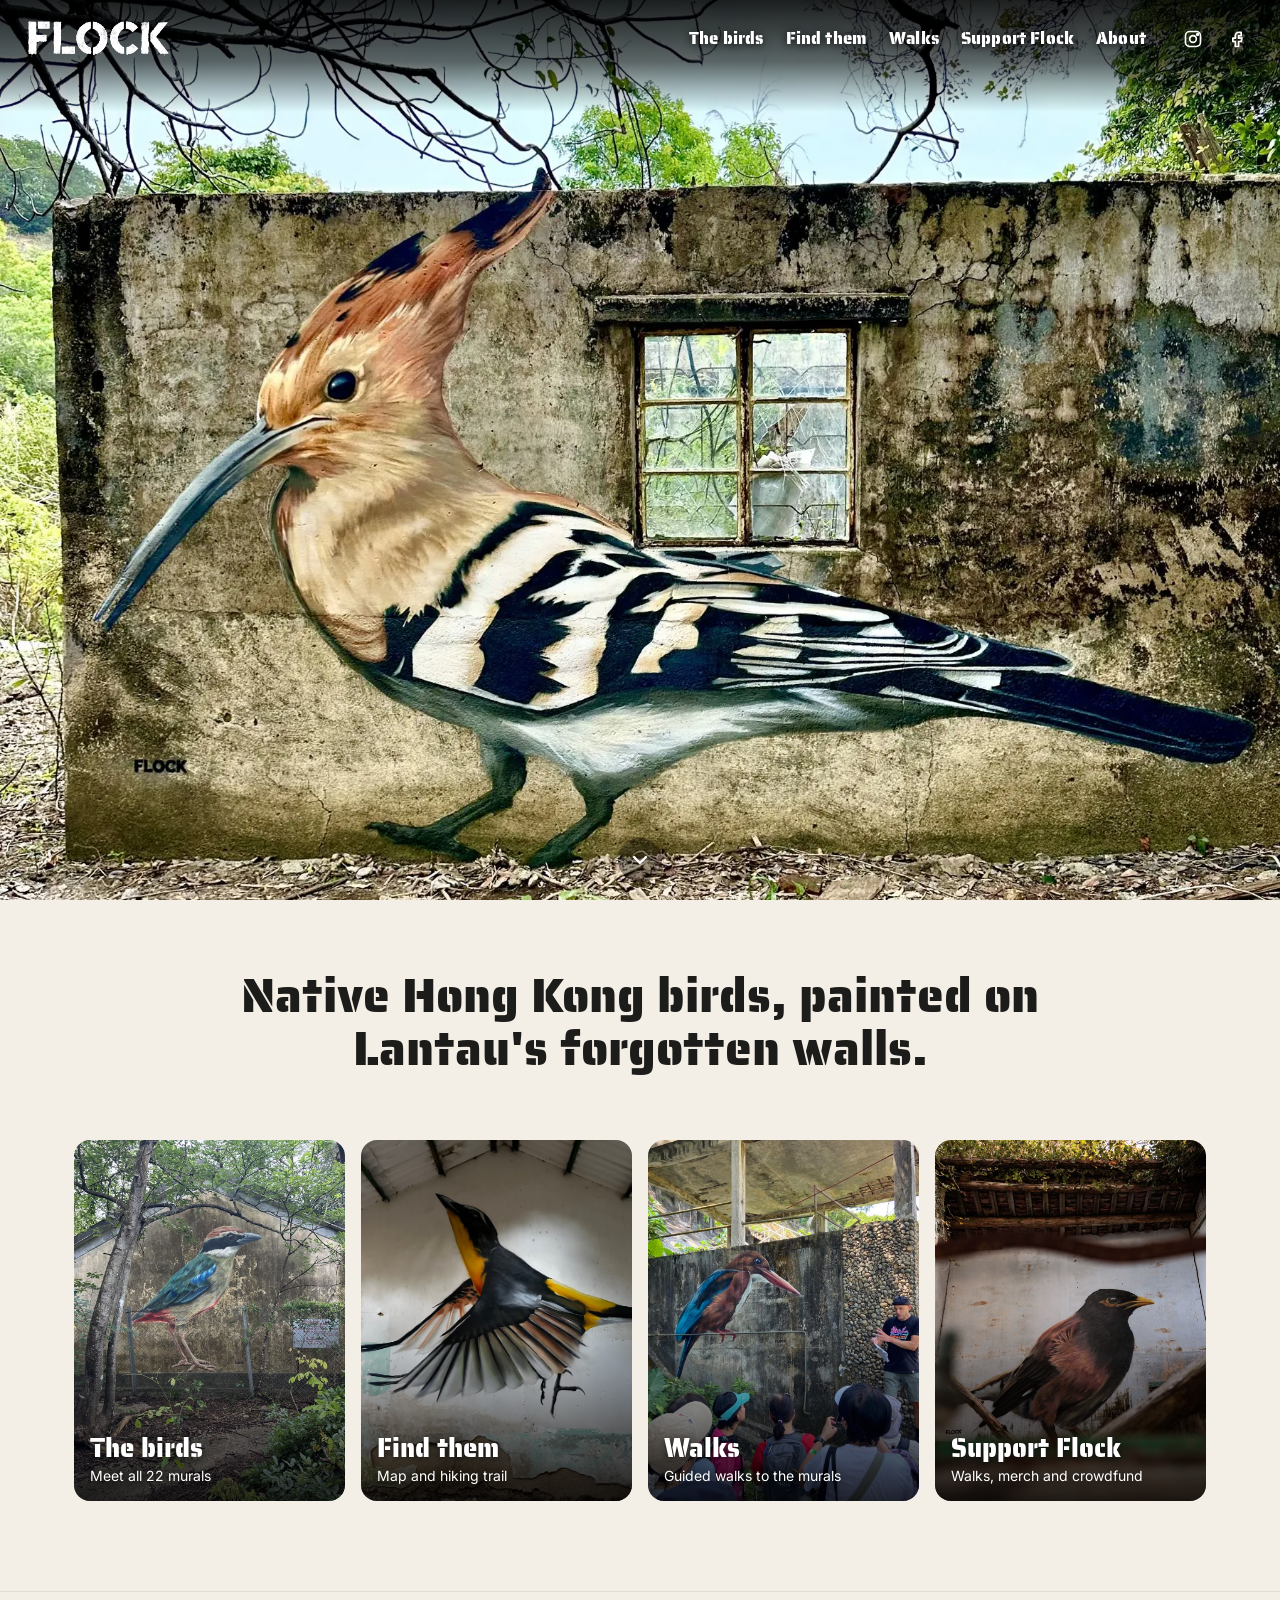
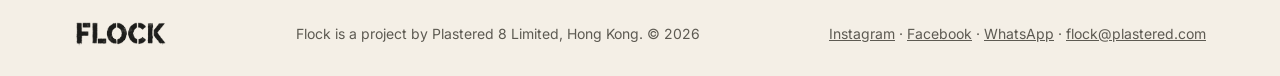
<file: index.html>
<!DOCTYPE html>
<html lang="en-GB">
<head>
<meta charset="utf-8">
<meta name="viewport" content="width=device-width, initial-scale=1">
<title>Flock | Bird murals on Lantau Island, Hong Kong 大嶼山雀鳥壁畫</title>
<meta name="description" content="Flock: giant bird murals of native Hong Kong birds, painted on abandoned houses around Lantau Island by street artist Aspire. 大嶼山廢屋上的香港雀鳥壁畫。">
<link rel="canonical" href="https://flockhongkong.com/">
<meta property="og:url" content="https://flockhongkong.com/">
<meta property="og:type" content="website">
<meta property="og:site_name" content="Flock">
<meta property="og:title" content="Flock | Bird murals on Lantau Island, Hong Kong 大嶼山雀鳥壁畫">
<meta property="og:description" content="Flock: giant bird murals of native Hong Kong birds, painted on abandoned houses around Lantau Island by street artist Aspire. 大嶼山廢屋上的香港雀鳥壁畫。">
<meta property="og:image" content="https://flockhongkong.com/img/home.jpg">
<meta name="twitter:card" content="summary_large_image">
<script type="application/ld+json">{"@context": "https://schema.org", "@type": "Organization", "name": "Flock", "url": "https://flockhongkong.com", "alternateName": "Flock bird murals", "description": "Bird murals of native Hong Kong birds painted on abandoned houses around Lantau Island by street artist Aspire.", "email": "flock@plastered.com", "parentOrganization": {"@type": "Organization", "name": "Plastered 8 Limited"}, "founder": {"@type": "Person", "name": "Dominic Johnson-Hill"}, "areaServed": "Lantau Island, Hong Kong", "sameAs": ["https://www.instagram.com/wangtongart/", "https://www.facebook.com/share/1DuyoUMjuH/"]}</script>
<link rel="preload" href="fonts/saira-stencil.woff2" as="font" type="font/woff2" crossorigin>
<link rel="icon" href="favicon.ico?v=2" sizes="any">
<link rel="icon" type="image/png" href="favicon.png?v=2">
<link rel="apple-touch-icon" href="apple-touch-icon.png?v=2">
<link rel="stylesheet" href="style.css">
</head>
<body class="home">

<header class="nav">
  <a href="index.html" class="logo"><img src="img/logo-white.png" alt="Flock"></a>
  <nav>
    <a href="birds.html">The birds</a>
    <a href="find.html">Find them</a>
    <a href="tours.html">Walks</a>
    <a href="support.html">Support Flock</a>
    <a href="about.html">About</a>
  </nav>
  <div class="social">
    <a href="#" class="ico" aria-label="Instagram" data-link="instagram"><svg viewBox="0 0 24 24"><rect x="3" y="3" width="18" height="18" rx="5"/><circle cx="12" cy="12" r="4"/><circle cx="17.5" cy="6.5" r="1" class="fill"/></svg></a>
    <a href="#" class="ico" aria-label="Facebook" data-link="facebook"><svg viewBox="0 0 24 24"><path d="M14 8h3V4h-3a4 4 0 0 0-4 4v3H7v4h3v6h4v-6h3l1-4h-4V8z"/></svg></a>
  </div>
</header>

<main>
<section class="hero full">
  <h1 class="sr-only">Flock: bird murals on Lantau Island, Hong Kong</h1>
  <picture><source type="image/webp" srcset="img/home-1200.webp 1200w, img/home.webp 1800w" sizes="100vw"><img src="img/home.jpg" alt="The Hoopoe mural on an abandoned house on Lantau" fetchpriority="high"></picture>
  <a href="#more" class="scrollcue" aria-label="Scroll down"><svg viewBox="0 0 24 24"><path d="M6 9l6 6 6-6"/></svg></a>
</section>

<section class="wrap homeintro" id="more">
  <h2>Native Hong Kong birds, painted on Lantau's forgotten walls.</h2>
</section>

<section class="wrap hometiles">
  <a href="birds.html" class="hometile"><img src="img/bird-fairy-pita.jpg" alt="" loading="lazy"><span><b>The birds</b>Meet all 22 murals</span></a>
  <a href="find.html" class="hometile"><img src="img/find-banner.jpg" alt="" loading="lazy"><span><b>Find them</b>Map and hiking trail</span></a>
  <a href="tours.html" class="hometile"><img src="img/tours.jpg" alt="" loading="lazy"><span><b>Walks</b>Guided walks to the murals</span></a>
  <a href="support.html" class="hometile"><img src="img/support.jpg" alt="" loading="lazy"><span><b>Support Flock</b>Walks, merch and crowdfund</span></a>
</section>
</main>

<footer>
  <div class="wrap foot">
    <img src="img/logo-black.png" alt="Flock" class="footlogo">
    <span>Flock is a project by Plastered 8 Limited, Hong Kong. © 2026</span>
    <span><a href="#" data-link="instagram">Instagram</a> · <a href="#" data-link="facebook">Facebook</a> · <a href="#" data-link="channel">WhatsApp</a> · <a href="#" data-link="contact">flock@plastered.com</a></span>
  </div>
</footer>

<script src="links.js"></script>
</body>
</html>
</file>
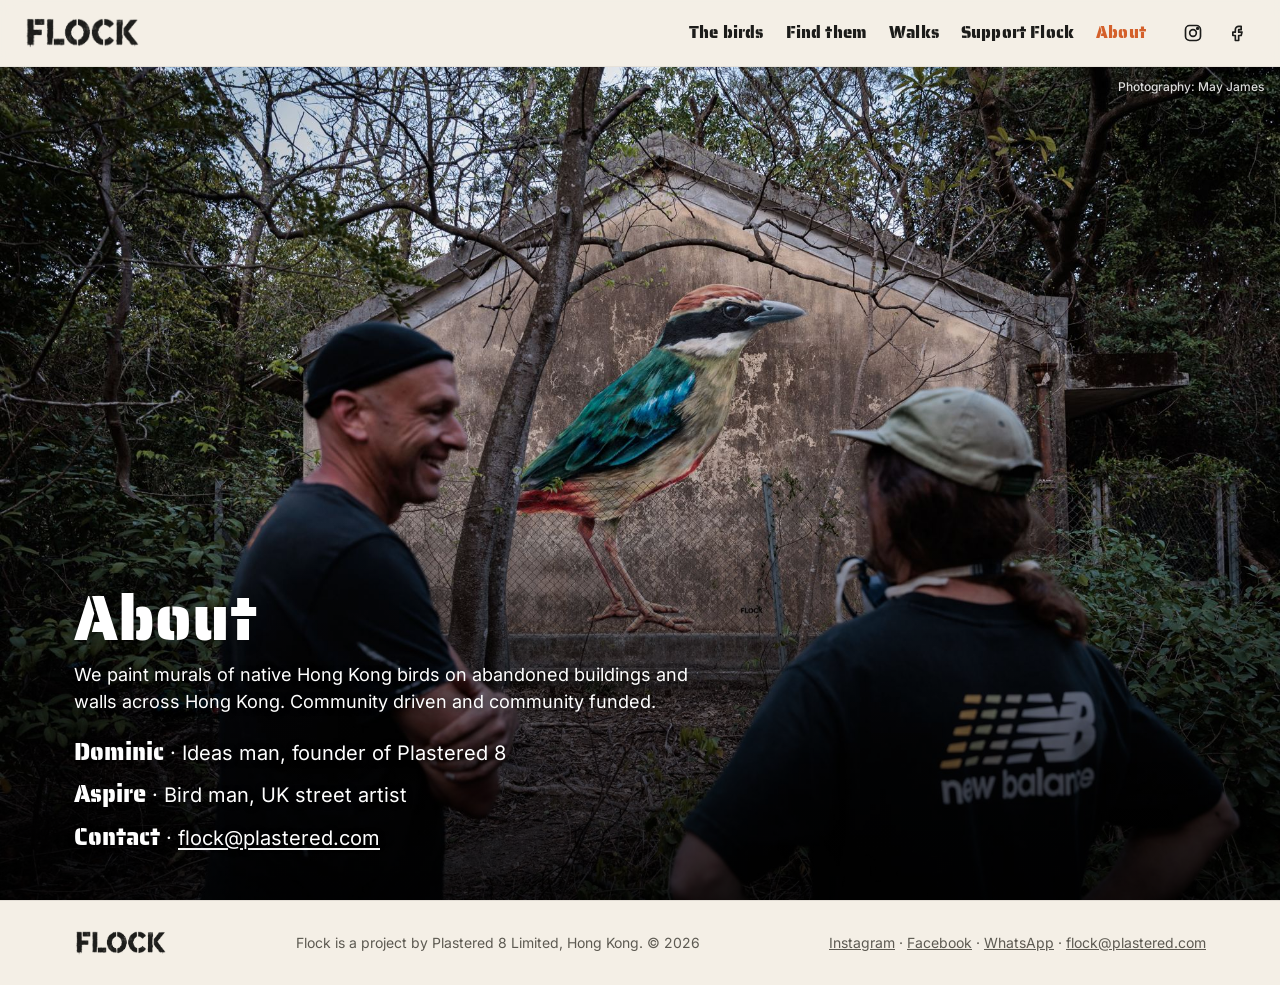
<file: about.html>
<!DOCTYPE html>
<html lang="en-GB">
<head>
<meta charset="utf-8">
<meta name="viewport" content="width=device-width, initial-scale=1">
<title>About Flock | Dominic Johnson-Hill & street artist Aspire</title>
<meta name="description" content="Flock is a bird mural project on Lantau Island, Hong Kong, created by Dominic Johnson-Hill (founder of Plastered 8) and painted by UK street artist Aspire.">
<link rel="canonical" href="https://flockhongkong.com/about">
<meta property="og:url" content="https://flockhongkong.com/about">
<meta property="og:type" content="website">
<meta property="og:site_name" content="Flock">
<meta property="og:title" content="About Flock | Dominic Johnson-Hill & street artist Aspire">
<meta property="og:description" content="Flock is a bird mural project on Lantau Island, Hong Kong, created by Dominic Johnson-Hill (founder of Plastered 8) and painted by UK street artist Aspire.">
<meta property="og:image" content="https://flockhongkong.com/img/about.jpg">
<meta name="twitter:card" content="summary_large_image">
<link rel="preload" href="fonts/saira-stencil.woff2" as="font" type="font/woff2" crossorigin>
<link rel="icon" href="favicon.ico?v=2" sizes="any">
<link rel="icon" type="image/png" href="favicon.png?v=2">
<link rel="apple-touch-icon" href="apple-touch-icon.png?v=2">
<link rel="stylesheet" href="style.css">
</head>
<body>

<header class="nav">
  <a href="index.html" class="logo"><img src="img/logo-black.png" alt="Flock"></a>
  <nav>
    <a href="birds.html">The birds</a>
    <a href="find.html">Find them</a>
    <a href="tours.html">Walks</a>
    <a href="support.html">Support Flock</a>
    <a href="about.html" class="on">About</a>
  </nav>
  <div class="social">
    <a href="#" class="ico" aria-label="Instagram" data-link="instagram"><svg viewBox="0 0 24 24"><rect x="3" y="3" width="18" height="18" rx="5"/><circle cx="12" cy="12" r="4"/><circle cx="17.5" cy="6.5" r="1" class="fill"/></svg></a>
    <a href="#" class="ico" aria-label="Facebook" data-link="facebook"><svg viewBox="0 0 24 24"><path d="M14 8h3V4h-3a4 4 0 0 0-4 4v3H7v4h3v6h4v-6h3l1-4h-4V8z"/></svg></a>
  </div>
</header>

<main>
<section class="abouthero" style="background-image:url(img/about.jpg)" role="img" aria-label="Two visitors looking at the Fairy Pitta mural">
  <a class="photocredit top" href="https://www.instagram.com/slpsiusin" target="_blank" rel="noopener">Photography: May James</a>
  <div class="abouttext">
    <h1>About</h1>
    <p class="aboutlead">We paint murals of native Hong Kong birds on abandoned buildings and walls across Hong Kong. Community driven and community funded.</p>
    <p><b>Dominic</b> · Ideas man, founder of Plastered 8</p>
    <p><b>Aspire</b> · Bird man, UK street artist</p>
    <p><b>Contact</b> · <a href="mailto:flock@plastered.com">flock@plastered.com</a></p>
  </div>
</section>
</main>

<footer>
  <div class="wrap foot">
    <img src="img/logo-black.png" alt="Flock" class="footlogo">
    <span>Flock is a project by Plastered 8 Limited, Hong Kong. © 2026</span>
    <span><a href="#" data-link="instagram">Instagram</a> · <a href="#" data-link="facebook">Facebook</a> · <a href="#" data-link="channel">WhatsApp</a> · <a href="#" data-link="contact">flock@plastered.com</a></span>
  </div>
</footer>

<script src="links.js"></script>
</body>
</html>
</file>
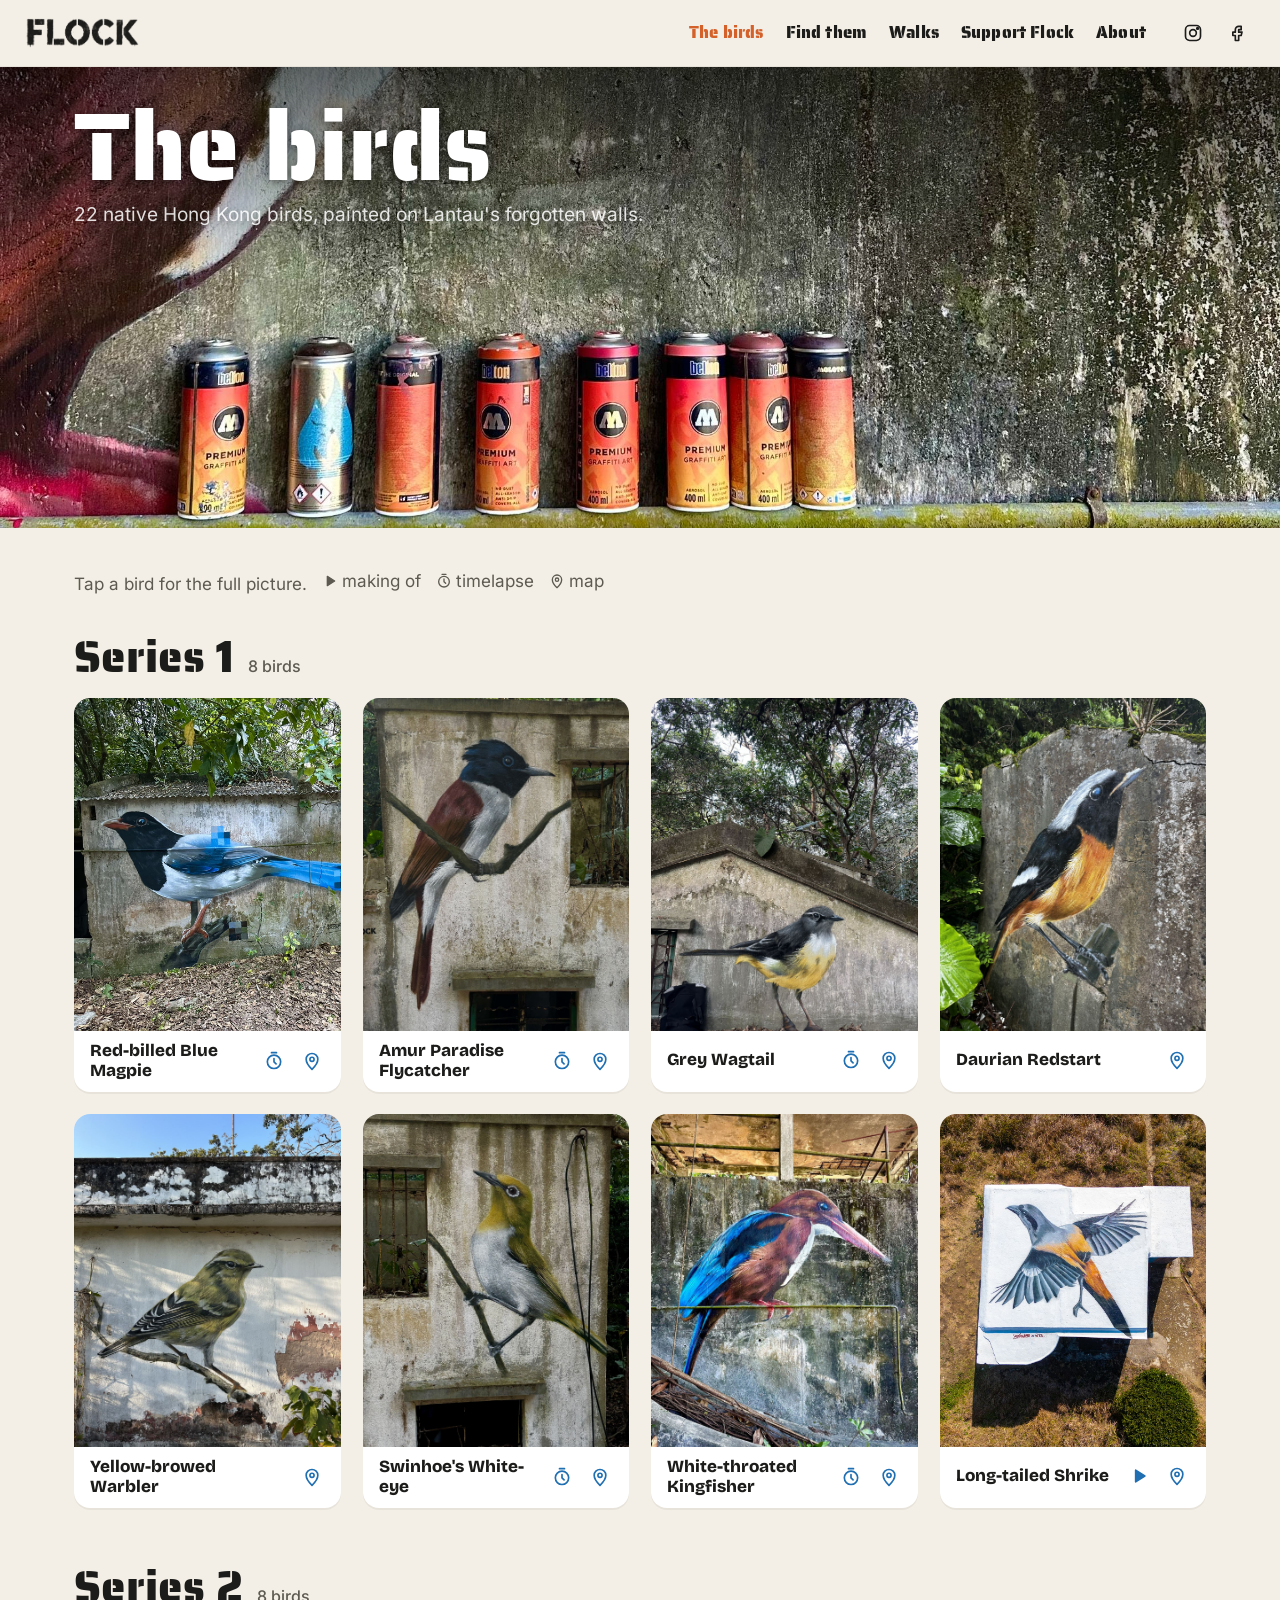
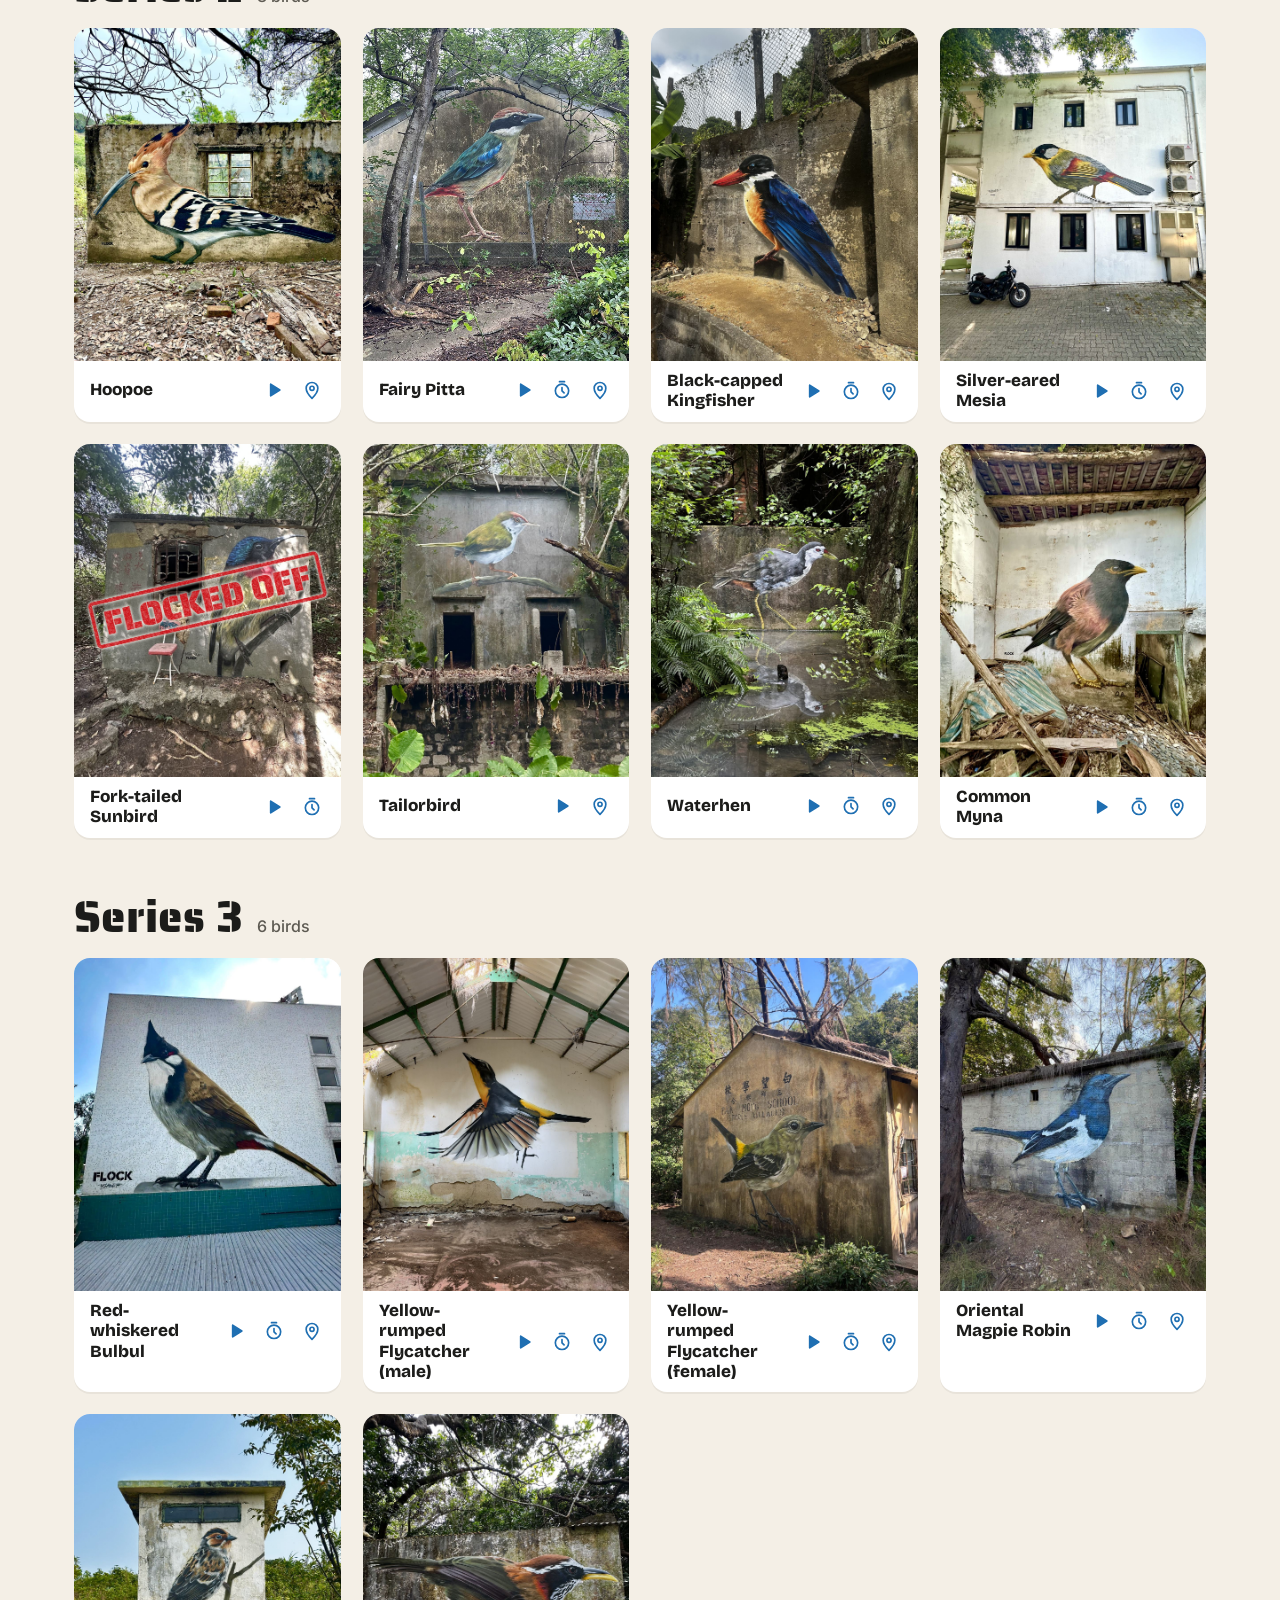
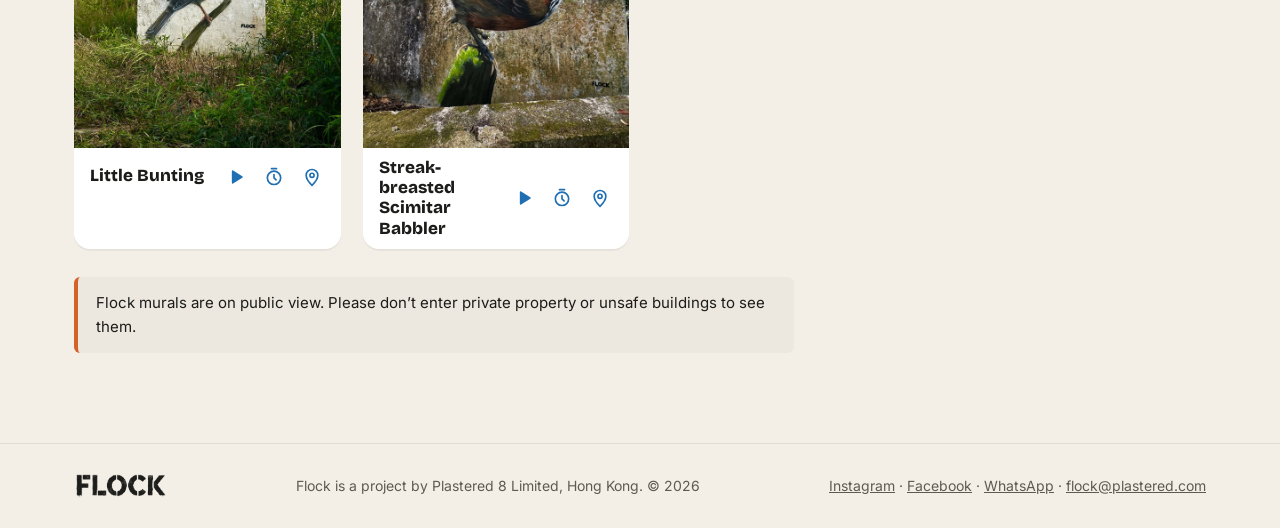
<file: birds.html>
<!DOCTYPE html>
<html lang="en-GB">
<head>
<meta charset="utf-8">
<meta name="viewport" content="width=device-width, initial-scale=1">
<title>The birds | Flock bird murals, Lantau Island</title>
<meta name="description" content="See all 22 Flock bird murals: Hoopoe, Fairy Pitta, kingfishers, flycatchers and more, painted in spray paint on Lantau's abandoned village houses.">
<link rel="canonical" href="https://flockhongkong.com/birds">
<meta property="og:url" content="https://flockhongkong.com/birds">
<meta property="og:type" content="website">
<meta property="og:site_name" content="Flock">
<meta property="og:title" content="The birds | Flock bird murals, Lantau Island">
<meta property="og:description" content="See all 22 Flock bird murals: Hoopoe, Fairy Pitta, kingfishers, flycatchers and more, painted in spray paint on Lantau's abandoned village houses.">
<meta property="og:image" content="https://flockhongkong.com/img/bird-hoopoe.jpg">
<meta name="twitter:card" content="summary_large_image">
<link rel="preload" href="fonts/saira-stencil.woff2" as="font" type="font/woff2" crossorigin>
<link rel="icon" href="favicon.ico?v=2" sizes="any">
<link rel="icon" type="image/png" href="favicon.png?v=2">
<link rel="apple-touch-icon" href="apple-touch-icon.png?v=2">
<link rel="stylesheet" href="style.css">
</head>
<body>

<header class="nav">
  <a href="index.html" class="logo"><img src="img/logo-black.png" alt="Flock"></a>
  <nav>
    <a href="birds.html" class="on">The birds</a>
    <a href="find.html">Find them</a>
    <a href="tours.html">Walks</a>
    <a href="support.html">Support Flock</a>
    <a href="about.html">About</a>
  </nav>
  <div class="social">
    <a href="#" class="ico" aria-label="Instagram" data-link="instagram"><svg viewBox="0 0 24 24"><rect x="3" y="3" width="18" height="18" rx="5"/><circle cx="12" cy="12" r="4"/><circle cx="17.5" cy="6.5" r="1" class="fill"/></svg></a>
    <a href="#" class="ico" aria-label="Facebook" data-link="facebook"><svg viewBox="0 0 24 24"><path d="M14 8h3V4h-3a4 4 0 0 0-4 4v3H7v4h3v6h4v-6h3l1-4h-4V8z"/></svg></a>
  </div>
</header>

<main>
<section class="pagehead photo" style="background-image:url(img/birds-banner.jpg)"><div class="wrap"><h1>The birds</h1><p>22 native Hong Kong birds, painted on Lantau's forgotten walls.</p></div></section>
<section class="wrap">
  <div class="head">
    <p>Tap a bird for the full picture. <span class="legend"><svg viewBox="0 0 24 24"><polygon points="8,5 19,12 8,19"/></svg> making of</span> <span class="legend"><svg viewBox="0 0 24 24"><circle cx="12" cy="13" r="8"/><path d="M12 9v4l2.5 2.5M9 2h6"/></svg> timelapse</span> <span class="legend"><svg viewBox="0 0 24 24"><path d="M12 22s7-6.5 7-12a7 7 0 0 0-14 0c0 5.5 7 12 7 12z"/><circle cx="12" cy="10" r="2.5"/></svg> map</span></p>
  </div>
  <div class="grid" id="grid"></div>
  <p class="disclaimer">Flock murals are on public view. Please don’t enter private property or unsafe buildings to see them.</p>
</section>
</main>

<footer>
  <div class="wrap foot">
    <img src="img/logo-black.png" alt="Flock" class="footlogo">
    <span>Flock is a project by Plastered 8 Limited, Hong Kong. © 2026</span>
    <span><a href="#" data-link="instagram">Instagram</a> · <a href="#" data-link="facebook">Facebook</a> · <a href="#" data-link="channel">WhatsApp</a> · <a href="#" data-link="contact">flock@plastered.com</a></span>
  </div>
</footer>
<div class="lightbox" id="lb" hidden>
  <button class="close" aria-label="Close">×</button>
  <figure><img id="lbimg" alt=""><video id="lbvid" controls playsinline hidden></video><figcaption id="lbcap"></figcaption></figure>
</div>
<script src="links.js"></script>
<script src="birds.js"></script>
</body>
</html>
</file>
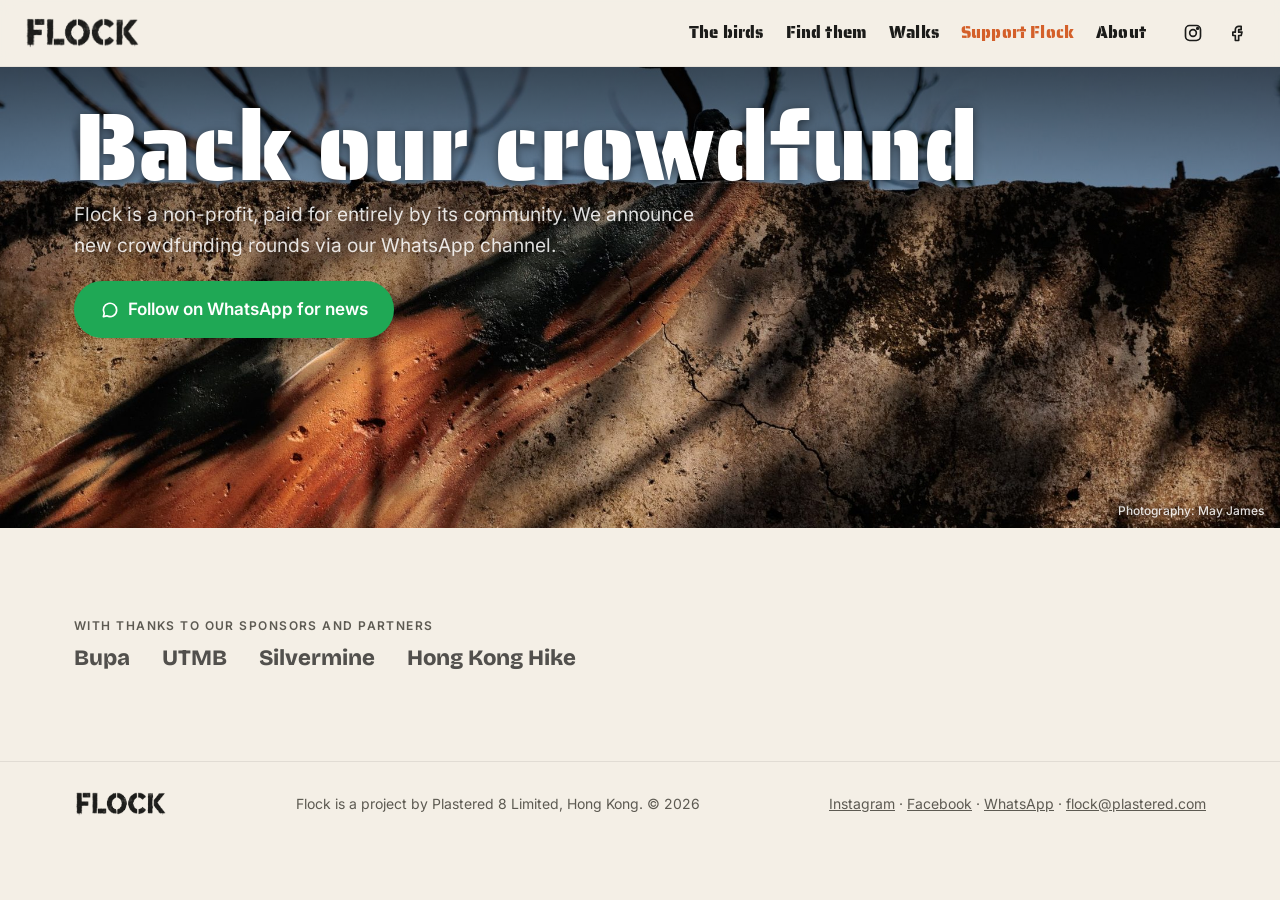
<file: crowdfund.html>
<!DOCTYPE html>
<html lang="en-GB">
<head>
<meta charset="utf-8">
<meta name="viewport" content="width=device-width, initial-scale=1">
<title>Back the Flock crowdfund | Community-funded bird murals</title>
<meta name="description" content="Flock is a non-profit, paid for entirely by its community. We announce new crowdfunding rounds via our WhatsApp channel.">
<link rel="canonical" href="https://flockhongkong.com/crowdfund">
<meta property="og:url" content="https://flockhongkong.com/crowdfund">
<meta property="og:type" content="website">
<meta property="og:site_name" content="Flock">
<meta property="og:title" content="Back the Flock crowdfund | Community-funded bird murals">
<meta property="og:description" content="Flock is a non-profit, paid for entirely by its community. We announce new crowdfunding rounds via our WhatsApp channel.">
<meta property="og:image" content="https://flockhongkong.com/img/crowdfund-banner.jpg">
<meta name="twitter:card" content="summary_large_image">
<link rel="preload" href="fonts/saira-stencil.woff2" as="font" type="font/woff2" crossorigin>
<link rel="icon" href="favicon.ico?v=2" sizes="any">
<link rel="icon" type="image/png" href="favicon.png?v=2">
<link rel="apple-touch-icon" href="apple-touch-icon.png?v=2">
<link rel="stylesheet" href="style.css">
</head>
<body>

<header class="nav">
  <a href="index.html" class="logo"><img src="img/logo-black.png" alt="Flock"></a>
  <nav>
    <a href="birds.html">The birds</a>
    <a href="find.html">Find them</a>
    <a href="tours.html">Walks</a>
    <a href="support.html" class="on">Support Flock</a>
    <a href="about.html">About</a>
  </nav>
  <div class="social">
    <a href="#" class="ico" aria-label="Instagram" data-link="instagram"><svg viewBox="0 0 24 24"><rect x="3" y="3" width="18" height="18" rx="5"/><circle cx="12" cy="12" r="4"/><circle cx="17.5" cy="6.5" r="1" class="fill"/></svg></a>
    <a href="#" class="ico" aria-label="Facebook" data-link="facebook"><svg viewBox="0 0 24 24"><path d="M14 8h3V4h-3a4 4 0 0 0-4 4v3H7v4h3v6h4v-6h3l1-4h-4V8z"/></svg></a>
  </div>
</header>

<main>
<section class="pagehead photo" style="background-image:url(img/crowdfund-banner.jpg)"><a class="photocredit btm" href="https://www.instagram.com/slpsiusin" target="_blank" rel="noopener">Photography: May James</a><div class="wrap"><h1>Back our crowdfund</h1><p>Flock is a non-profit, paid for entirely by its community. We announce new crowdfunding rounds via our WhatsApp channel.</p>
<div class="btns"><a href="#" class="btn wa" data-link="channel"><svg viewBox="0 0 24 24"><path d="M20 12a8 8 0 0 1-11.8 7L4 20l1.1-4A8 8 0 1 1 20 12z"/></svg>Follow on WhatsApp for news</a></div></div></section>
<section class="wrap">
    <div class="thanks">
      <p>With thanks to our sponsors and partners</p>
      <div class="partners"><span>Bupa</span><span>UTMB</span><span>Silvermine</span><span>Hong Kong Hike</span></div>
    </div>
</section>
</main>

<footer>
  <div class="wrap foot">
    <img src="img/logo-black.png" alt="Flock" class="footlogo">
    <span>Flock is a project by Plastered 8 Limited, Hong Kong. © 2026</span>
    <span><a href="#" data-link="instagram">Instagram</a> · <a href="#" data-link="facebook">Facebook</a> · <a href="#" data-link="channel">WhatsApp</a> · <a href="#" data-link="contact">flock@plastered.com</a></span>
  </div>
</footer>

<script src="links.js"></script>
</body>
</html>
</file>
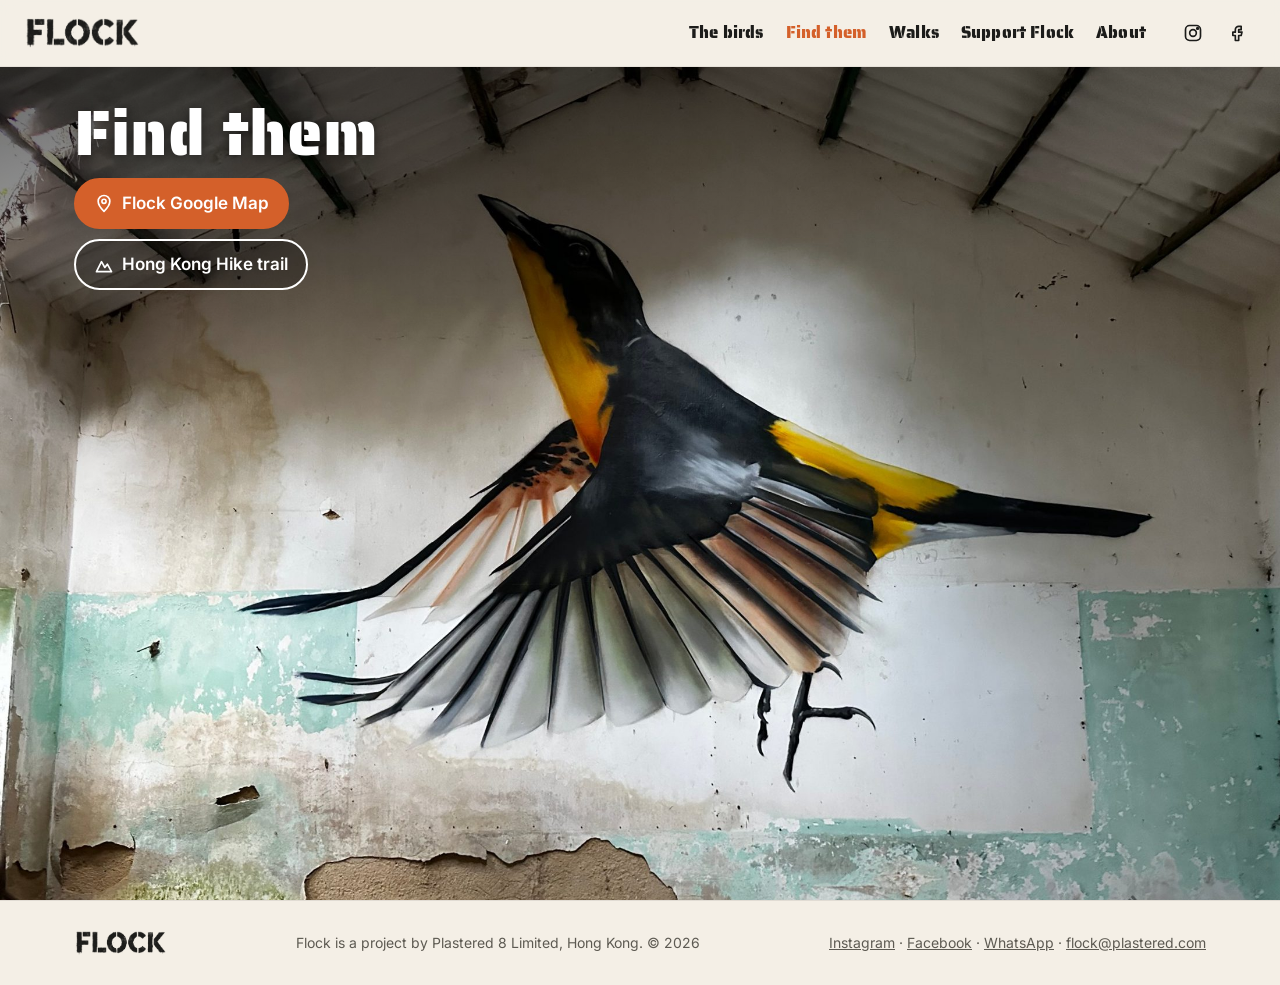
<file: find.html>
<!DOCTYPE html>
<html lang="en-GB">
<head>
<meta charset="utf-8">
<meta name="viewport" content="width=device-width, initial-scale=1">
<title>Find the Flock bird murals | Map & hiking trail, Lantau</title>
<meta name="description" content="Find the Flock bird murals around Lantau Island, Hong Kong. Open the Flock Google Map or follow the Hong Kong Hike trail through Mui Wo.">
<link rel="canonical" href="https://flockhongkong.com/find">
<meta property="og:url" content="https://flockhongkong.com/find">
<meta property="og:type" content="website">
<meta property="og:site_name" content="Flock">
<meta property="og:title" content="Find the Flock bird murals | Map & hiking trail, Lantau">
<meta property="og:description" content="Find the Flock bird murals around Lantau Island, Hong Kong. Open the Flock Google Map or follow the Hong Kong Hike trail through Mui Wo.">
<meta property="og:image" content="https://flockhongkong.com/img/find-banner.jpg">
<meta name="twitter:card" content="summary_large_image">
<link rel="preload" href="fonts/saira-stencil.woff2" as="font" type="font/woff2" crossorigin>
<link rel="icon" href="favicon.ico?v=2" sizes="any">
<link rel="icon" type="image/png" href="favicon.png?v=2">
<link rel="apple-touch-icon" href="apple-touch-icon.png?v=2">
<link rel="stylesheet" href="style.css">
</head>
<body>

<header class="nav">
  <a href="index.html" class="logo"><img src="img/logo-black.png" alt="Flock"></a>
  <nav>
    <a href="birds.html">The birds</a>
    <a href="find.html" class="on">Find them</a>
    <a href="tours.html">Walks</a>
    <a href="support.html">Support Flock</a>
    <a href="about.html">About</a>
  </nav>
  <div class="social">
    <a href="#" class="ico" aria-label="Instagram" data-link="instagram"><svg viewBox="0 0 24 24"><rect x="3" y="3" width="18" height="18" rx="5"/><circle cx="12" cy="12" r="4"/><circle cx="17.5" cy="6.5" r="1" class="fill"/></svg></a>
    <a href="#" class="ico" aria-label="Facebook" data-link="facebook"><svg viewBox="0 0 24 24"><path d="M14 8h3V4h-3a4 4 0 0 0-4 4v3H7v4h3v6h4v-6h3l1-4h-4V8z"/></svg></a>
  </div>
</header>

<main>
<section class="findhero" style="background-image:url(img/find-banner.jpg)" role="img" aria-label="Flycatcher mural in flight inside an abandoned house">
  <div class="findtext">
    <h1>Find them</h1>
    <div class="btns">
      <a href="#" class="btn" data-link="map"><svg viewBox="0 0 24 24"><path d="M12 22s7-6.5 7-12a7 7 0 0 0-14 0c0 5.5 7 12 7 12z"/><circle cx="12" cy="10" r="2.5"/></svg>Flock Google Map</a>
      <a href="#" class="btn ghost" data-link="hkhike"><svg viewBox="0 0 24 24"><path d="M3 20l6-12 4 7 3-4 5 9z"/></svg>Hong Kong Hike trail</a>
    </div>
  </div>
</section>
</main>

<footer>
  <div class="wrap foot">
    <img src="img/logo-black.png" alt="Flock" class="footlogo">
    <span>Flock is a project by Plastered 8 Limited, Hong Kong. © 2026</span>
    <span><a href="#" data-link="instagram">Instagram</a> · <a href="#" data-link="facebook">Facebook</a> · <a href="#" data-link="channel">WhatsApp</a> · <a href="#" data-link="contact">flock@plastered.com</a></span>
  </div>
</footer>

<script src="links.js"></script>
</body>
</html>
</file>
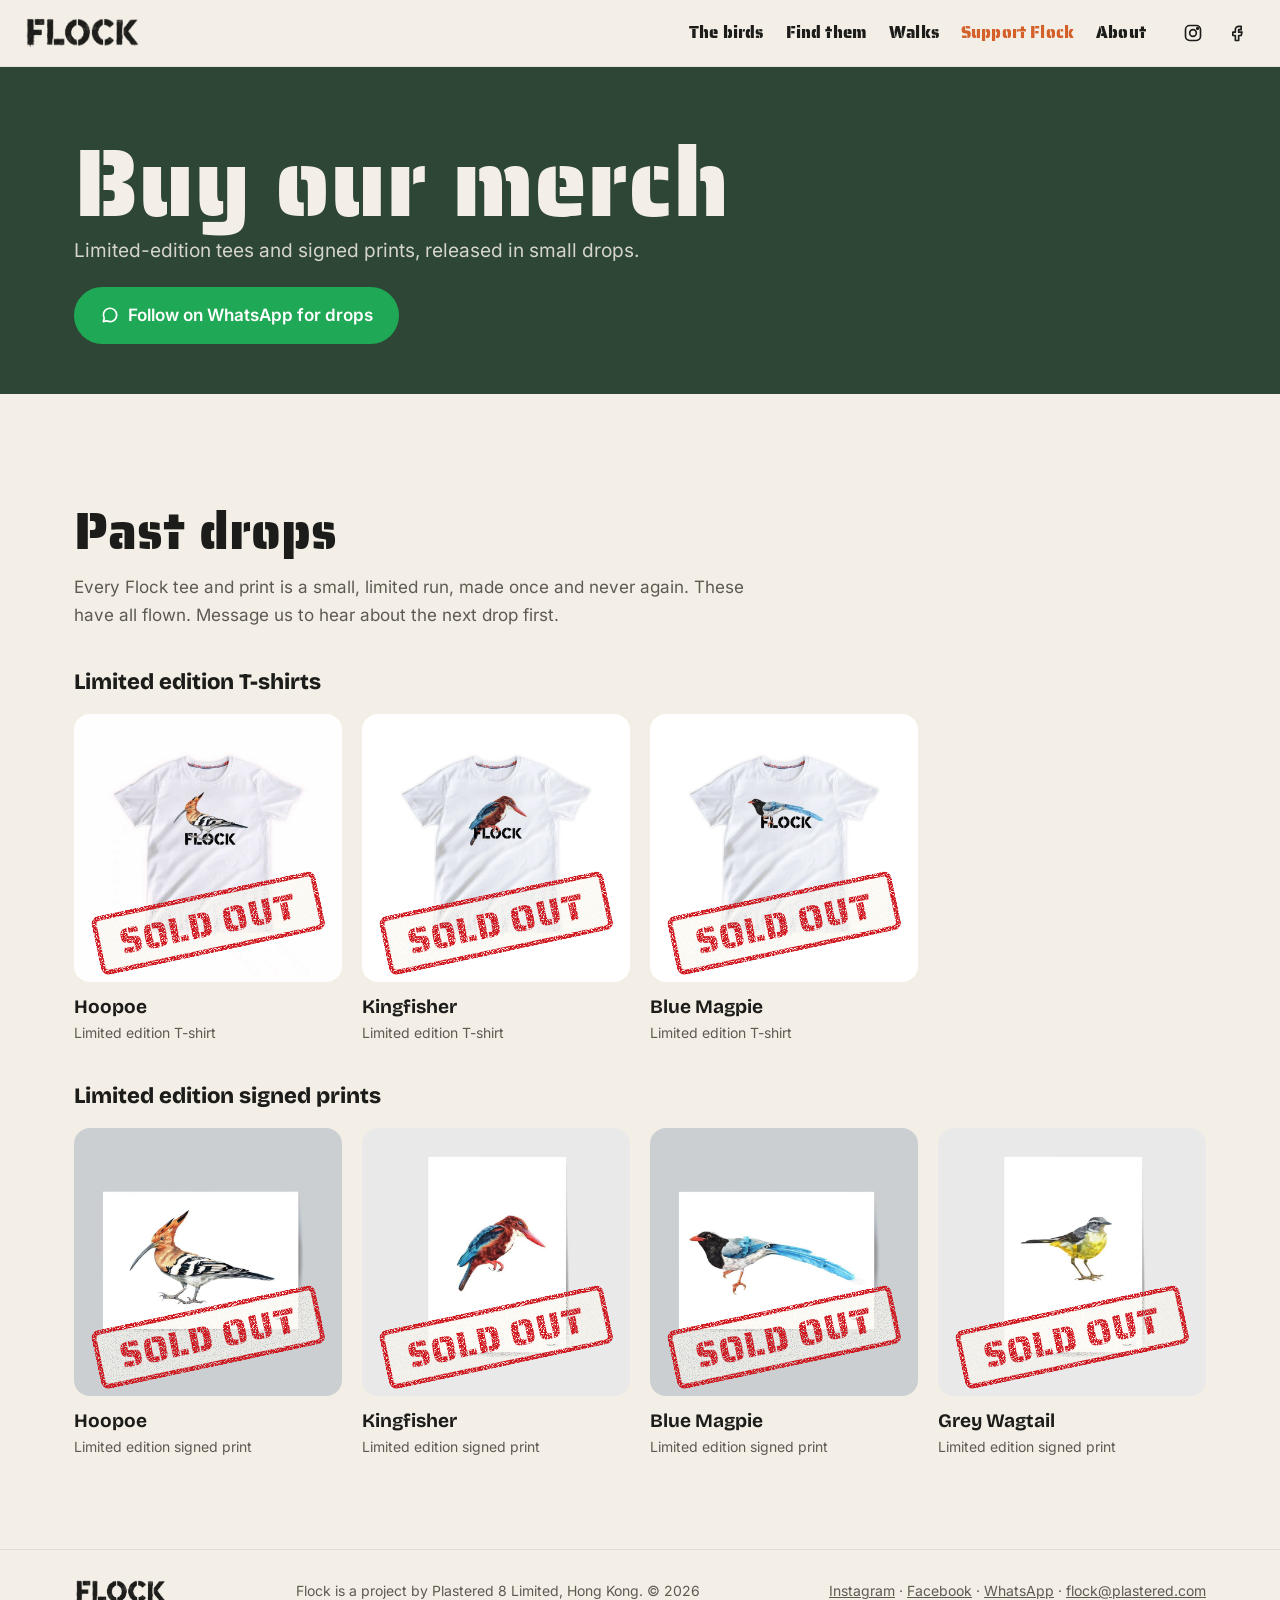
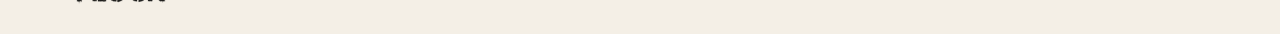
<file: merch.html>
<!DOCTYPE html>
<html lang="en-GB">
<head>
<meta charset="utf-8">
<meta name="viewport" content="width=device-width, initial-scale=1">
<title>Flock merch | Limited edition bird tees & signed prints</title>
<meta name="description" content="Limited-edition Flock T-shirts and signed bird prints, released in small drops. Hear about the next drop first.">
<link rel="canonical" href="https://flockhongkong.com/merch">
<meta property="og:url" content="https://flockhongkong.com/merch">
<meta property="og:type" content="website">
<meta property="og:site_name" content="Flock">
<meta property="og:title" content="Flock merch | Limited edition bird tees & signed prints">
<meta property="og:description" content="Limited-edition Flock T-shirts and signed bird prints, released in small drops. Hear about the next drop first.">
<meta property="og:image" content="https://flockhongkong.com/img/tee-hoopoe.jpg">
<meta name="twitter:card" content="summary_large_image">
<link rel="preload" href="fonts/saira-stencil.woff2" as="font" type="font/woff2" crossorigin>
<link rel="icon" href="favicon.ico?v=2" sizes="any">
<link rel="icon" type="image/png" href="favicon.png?v=2">
<link rel="apple-touch-icon" href="apple-touch-icon.png?v=2">
<link rel="stylesheet" href="style.css">
</head>
<body>

<header class="nav">
  <a href="index.html" class="logo"><img src="img/logo-black.png" alt="Flock"></a>
  <nav>
    <a href="birds.html">The birds</a>
    <a href="find.html">Find them</a>
    <a href="tours.html">Walks</a>
    <a href="support.html" class="on">Support Flock</a>
    <a href="about.html">About</a>
  </nav>
  <div class="social">
    <a href="#" class="ico" aria-label="Instagram" data-link="instagram"><svg viewBox="0 0 24 24"><rect x="3" y="3" width="18" height="18" rx="5"/><circle cx="12" cy="12" r="4"/><circle cx="17.5" cy="6.5" r="1" class="fill"/></svg></a>
    <a href="#" class="ico" aria-label="Facebook" data-link="facebook"><svg viewBox="0 0 24 24"><path d="M14 8h3V4h-3a4 4 0 0 0-4 4v3H7v4h3v6h4v-6h3l1-4h-4V8z"/></svg></a>
  </div>
</header>

<main>
<section class="pagehead"><div class="wrap"><h1>Buy our merch</h1><p>Limited-edition tees and signed prints, released in small drops.</p>
<div class="btns"><a href="#" class="btn wa" data-link="channel"><svg viewBox="0 0 24 24"><path d="M20 12a8 8 0 0 1-11.8 7L4 20l1.1-4A8 8 0 1 1 20 12z"/></svg>Follow on WhatsApp for drops</a></div></div></section>
<section class="wrap">
    <div class="drops">
      <div class="head">
        <h2>Past drops</h2>
        <p>Every Flock tee and print is a small, limited run, made once and never again. These have all flown. Message us to hear about the next drop first.</p>
      </div>
      <h3 class="droph">Limited edition T-shirts</h3>
      <div class="dropgrid">
        <figure class="drop"><div class="dimg"><img src="img/tee-hoopoe.jpg" alt="Flock Hoopoe limited edition t-shirt" loading="lazy"><span class="stamp">Sold out</span></div><figcaption><b>Hoopoe</b><span>Limited edition T-shirt</span></figcaption></figure>
        <figure class="drop"><div class="dimg"><img src="img/tee-kingfisher.jpg" alt="Flock Kingfisher limited edition t-shirt" loading="lazy"><span class="stamp">Sold out</span></div><figcaption><b>Kingfisher</b><span>Limited edition T-shirt</span></figcaption></figure>
        <figure class="drop"><div class="dimg"><img src="img/tee-magpie.jpg" alt="Flock Blue Magpie limited edition t-shirt" loading="lazy"><span class="stamp">Sold out</span></div><figcaption><b>Blue Magpie</b><span>Limited edition T-shirt</span></figcaption></figure>
      </div>
      <h3 class="droph">Limited edition signed prints</h3>
      <div class="dropgrid">
        <figure class="drop"><div class="dimg"><img src="img/print-hoopoe.jpg" alt="Flock Hoopoe limited edition signed print" loading="lazy"><span class="stamp">Sold out</span></div><figcaption><b>Hoopoe</b><span>Limited edition signed print</span></figcaption></figure>
        <figure class="drop"><div class="dimg"><img src="img/print-kingfisher.jpg" alt="Flock Kingfisher limited edition signed print" loading="lazy"><span class="stamp">Sold out</span></div><figcaption><b>Kingfisher</b><span>Limited edition signed print</span></figcaption></figure>
        <figure class="drop"><div class="dimg"><img src="img/print-magpie.jpg" alt="Flock Blue Magpie limited edition signed print" loading="lazy"><span class="stamp">Sold out</span></div><figcaption><b>Blue Magpie</b><span>Limited edition signed print</span></figcaption></figure>
        <figure class="drop"><div class="dimg"><img src="img/print-wagtail.jpg" alt="Flock Grey Wagtail limited edition signed print" loading="lazy"><span class="stamp">Sold out</span></div><figcaption><b>Grey Wagtail</b><span>Limited edition signed print</span></figcaption></figure>
      </div>
    </div>
</section>
</main>

<footer>
  <div class="wrap foot">
    <img src="img/logo-black.png" alt="Flock" class="footlogo">
    <span>Flock is a project by Plastered 8 Limited, Hong Kong. © 2026</span>
    <span><a href="#" data-link="instagram">Instagram</a> · <a href="#" data-link="facebook">Facebook</a> · <a href="#" data-link="channel">WhatsApp</a> · <a href="#" data-link="contact">flock@plastered.com</a></span>
  </div>
</footer>

<script src="links.js"></script>
</body>
</html>
</file>
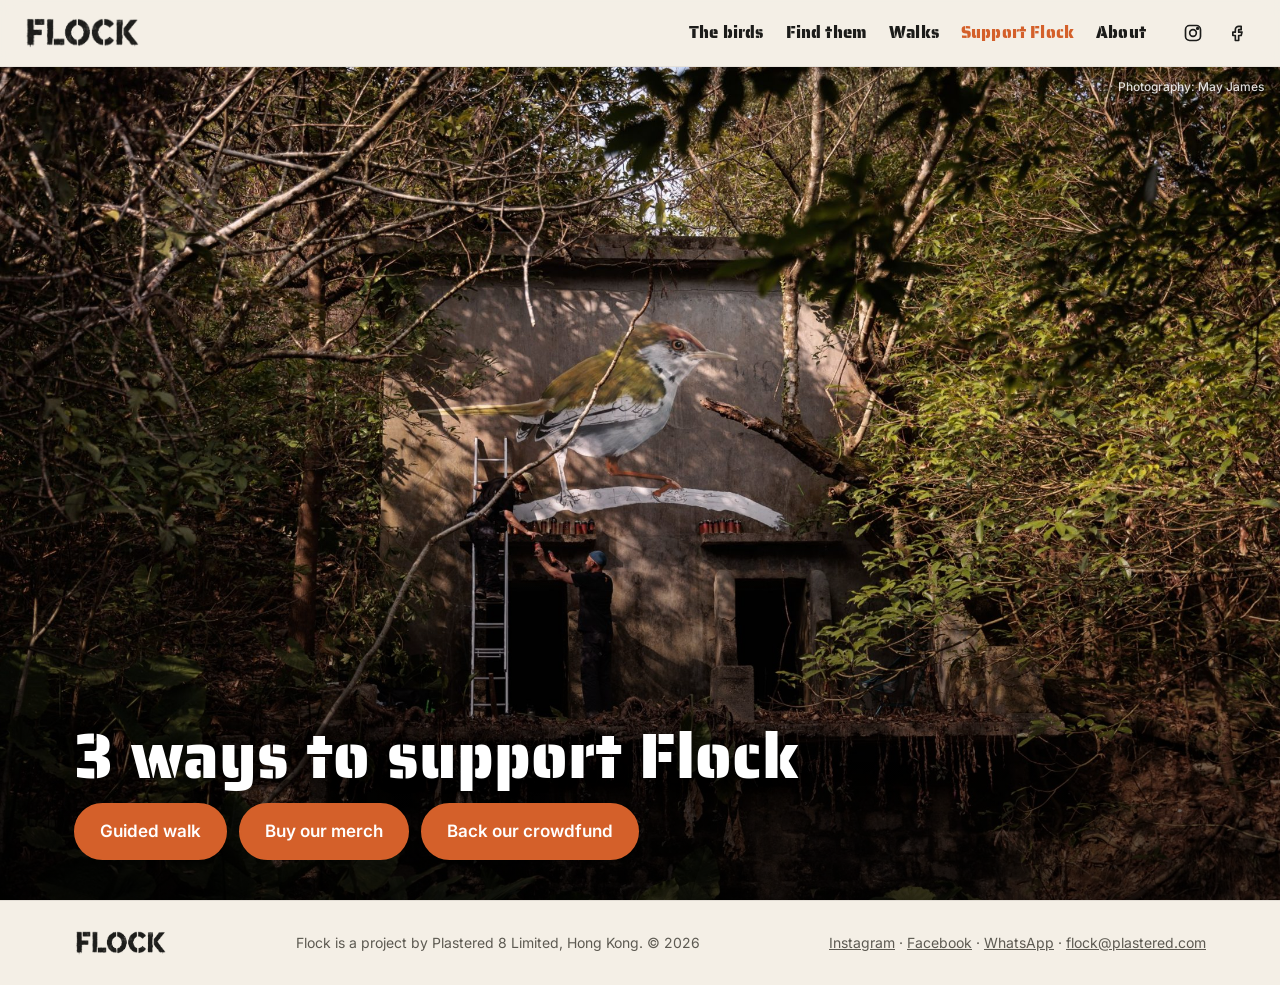
<file: support.html>
<!DOCTYPE html>
<html lang="en-GB">
<head>
<meta charset="utf-8">
<meta name="viewport" content="width=device-width, initial-scale=1">
<title>Support Flock | Walks, merch & crowdfund · Flock bird murals</title>
<meta name="description" content="Three ways to support Flock, a community-funded bird mural project on Lantau: a guided walk, limited-edition merch, or our crowdfund.">
<link rel="canonical" href="https://flockhongkong.com/support">
<meta property="og:url" content="https://flockhongkong.com/support">
<meta property="og:type" content="website">
<meta property="og:site_name" content="Flock">
<meta property="og:title" content="Support Flock | Walks, merch & crowdfund · Flock bird murals">
<meta property="og:description" content="Three ways to support Flock, a community-funded bird mural project on Lantau: a guided walk, limited-edition merch, or our crowdfund.">
<meta property="og:image" content="https://flockhongkong.com/img/support-banner.jpg">
<meta name="twitter:card" content="summary_large_image">
<link rel="preload" href="fonts/saira-stencil.woff2" as="font" type="font/woff2" crossorigin>
<link rel="icon" href="favicon.ico?v=2" sizes="any">
<link rel="icon" type="image/png" href="favicon.png?v=2">
<link rel="apple-touch-icon" href="apple-touch-icon.png?v=2">
<link rel="stylesheet" href="style.css">
</head>
<body>

<header class="nav">
  <a href="index.html" class="logo"><img src="img/logo-black.png" alt="Flock"></a>
  <nav>
    <a href="birds.html">The birds</a>
    <a href="find.html">Find them</a>
    <a href="tours.html">Walks</a>
    <a href="support.html" class="on">Support Flock</a>
    <a href="about.html">About</a>
  </nav>
  <div class="social">
    <a href="#" class="ico" aria-label="Instagram" data-link="instagram"><svg viewBox="0 0 24 24"><rect x="3" y="3" width="18" height="18" rx="5"/><circle cx="12" cy="12" r="4"/><circle cx="17.5" cy="6.5" r="1" class="fill"/></svg></a>
    <a href="#" class="ico" aria-label="Facebook" data-link="facebook"><svg viewBox="0 0 24 24"><path d="M14 8h3V4h-3a4 4 0 0 0-4 4v3H7v4h3v6h4v-6h3l1-4h-4V8z"/></svg></a>
  </div>
</header>

<main>
<section class="suphero" style="background-image:url(img/support-banner.jpg)" role="img" aria-label="Aspire painting the Tailorbird mural in the jungle">
  <a class="photocredit top" href="https://www.instagram.com/slpsiusin" target="_blank" rel="noopener">Photography: May James</a>
  <div class="suptext">
    <h1>3 ways to support Flock</h1>
    <div class="supbtns">
      <a href="tours.html" class="btn">Guided walk</a>
      <a href="merch.html" class="btn">Buy our merch</a>
      <a href="crowdfund.html" class="btn">Back our crowdfund</a>
    </div>
  </div>
</section>
</main>

<footer>
  <div class="wrap foot">
    <img src="img/logo-black.png" alt="Flock" class="footlogo">
    <span>Flock is a project by Plastered 8 Limited, Hong Kong. © 2026</span>
    <span><a href="#" data-link="instagram">Instagram</a> · <a href="#" data-link="facebook">Facebook</a> · <a href="#" data-link="channel">WhatsApp</a> · <a href="#" data-link="contact">flock@plastered.com</a></span>
  </div>
</footer>

<script src="links.js"></script>
</body>
</html>
</file>
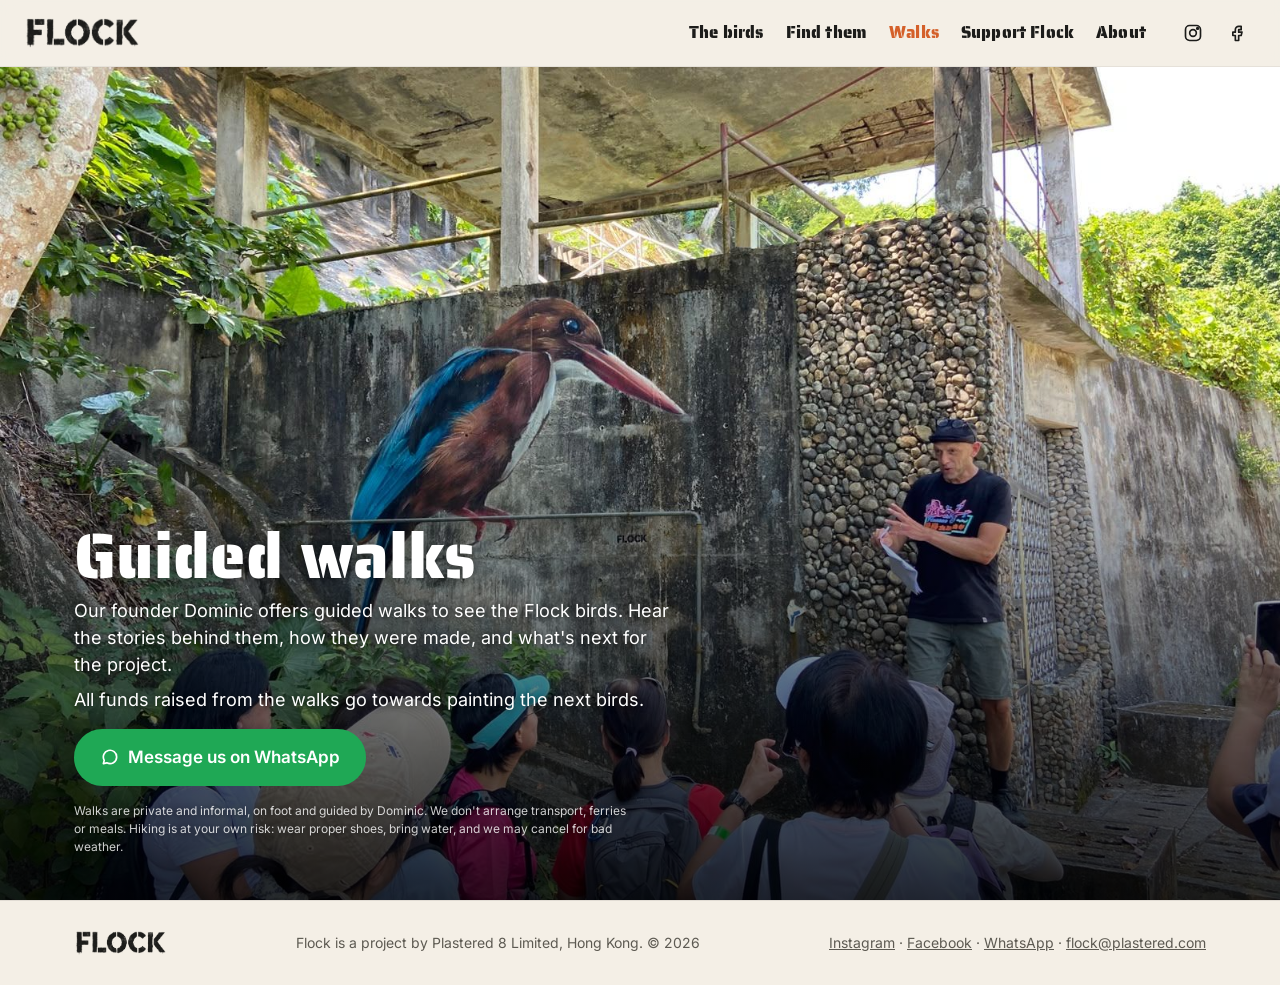
<file: tours.html>
<!DOCTYPE html>
<html lang="en-GB">
<head>
<meta charset="utf-8">
<meta name="viewport" content="width=device-width, initial-scale=1">
<title>Private walks to the Flock murals | Lantau Island</title>
<meta name="description" content="Private walks with Dominic Johnson-Hill to the Flock bird murals on Lantau Island. Message us on WhatsApp to arrange a walk.">
<link rel="canonical" href="https://flockhongkong.com/tours">
<meta property="og:url" content="https://flockhongkong.com/tours">
<meta property="og:type" content="website">
<meta property="og:site_name" content="Flock">
<meta property="og:title" content="Private walks to the Flock murals | Lantau Island">
<meta property="og:description" content="Private walks with Dominic Johnson-Hill to the Flock bird murals on Lantau Island. Message us on WhatsApp to arrange a walk.">
<meta property="og:image" content="https://flockhongkong.com/img/tours.jpg">
<meta name="twitter:card" content="summary_large_image">
<link rel="preload" href="fonts/saira-stencil.woff2" as="font" type="font/woff2" crossorigin>
<link rel="icon" href="favicon.ico?v=2" sizes="any">
<link rel="icon" type="image/png" href="favicon.png?v=2">
<link rel="apple-touch-icon" href="apple-touch-icon.png?v=2">
<link rel="stylesheet" href="style.css">
</head>
<body>

<header class="nav">
  <a href="index.html" class="logo"><img src="img/logo-black.png" alt="Flock"></a>
  <nav>
    <a href="birds.html">The birds</a>
    <a href="find.html">Find them</a>
    <a href="tours.html" class="on">Walks</a>
    <a href="support.html">Support Flock</a>
    <a href="about.html">About</a>
  </nav>
  <div class="social">
    <a href="#" class="ico" aria-label="Instagram" data-link="instagram"><svg viewBox="0 0 24 24"><rect x="3" y="3" width="18" height="18" rx="5"/><circle cx="12" cy="12" r="4"/><circle cx="17.5" cy="6.5" r="1" class="fill"/></svg></a>
    <a href="#" class="ico" aria-label="Facebook" data-link="facebook"><svg viewBox="0 0 24 24"><path d="M14 8h3V4h-3a4 4 0 0 0-4 4v3H7v4h3v6h4v-6h3l1-4h-4V8z"/></svg></a>
  </div>
</header>

<main>
<section class="walkhero" style="background-image:url(img/tours.jpg)" role="img" aria-label="A group on a Flock walk at the White-throated Kingfisher mural">
  <div class="walktext">
    <h1>Guided walks</h1>
    <p>Our founder Dominic offers guided walks to see the Flock birds. Hear the stories behind them, how they were made, and what's next for the project.</p>
    <p>All funds raised from the walks go towards painting the next birds.</p>
    <div class="btns"><a href="https://wa.me/85293855721?text=Hi%20Flock%21%20I%27d%20like%20to%20ask%20about%20a%20guided%20walk%20to%20see%20the%20birds." class="btn wa" target="_blank" rel="noopener"><svg viewBox="0 0 24 24"><path d="M20 12a8 8 0 0 1-11.8 7L4 20l1.1-4A8 8 0 1 1 20 12z"/></svg>Message us on WhatsApp</a></div>
    <p class="walknote">Walks are private and informal, on foot and guided by Dominic. We don't arrange transport, ferries or meals. Hiking is at your own risk: wear proper shoes, bring water, and we may cancel for bad weather.</p>
  </div>
</section>
</main>

<footer>
  <div class="wrap foot">
    <img src="img/logo-black.png" alt="Flock" class="footlogo">
    <span>Flock is a project by Plastered 8 Limited, Hong Kong. © 2026</span>
    <span><a href="#" data-link="instagram">Instagram</a> · <a href="#" data-link="facebook">Facebook</a> · <a href="#" data-link="channel">WhatsApp</a> · <a href="#" data-link="contact">flock@plastered.com</a></span>
  </div>
</footer>

<script src="links.js"></script>
</body>
</html>
</file>
<file: style.css>
@font-face{font-family:'Saira Stencil One';src:url(fonts/saira-stencil.woff2) format('woff2');font-weight:400;font-display:swap}
@font-face{font-family:'Flock Stencil';src:url(fonts/stencil.woff2) format('woff2');font-weight:900;font-display:swap}
@font-face{font-family:'Bricolage Grotesque';src:url(fonts/bricolage.woff2) format('woff2');font-weight:200 800;font-display:swap}
@font-face{font-family:'Inter';src:url(fonts/inter.woff2) format('woff2');font-weight:100 900;font-display:swap}
:root{
  --paper:#f4efe6; --cream:#ebe3d3; --ink:#1c1c1a; --moss:#2e4636;
  --rust:#d4602a; --sky:#1f6fb2; --muted:#5d5a52;
  --h:'Bricolage Grotesque',system-ui,sans-serif; --s:'Flock Stencil',Impact,sans-serif; --b:'Inter',system-ui,sans-serif;
}
*{box-sizing:border-box;margin:0}
html{scroll-behavior:smooth;scroll-padding-top:70px}
body{background:var(--paper);color:var(--ink);font:400 17px/1.6 var(--b)}
img{display:block;max-width:100%}
a{color:inherit}
svg{width:20px;height:20px;fill:none;stroke:currentColor;stroke-width:2;stroke-linecap:round;stroke-linejoin:round;flex:none}
svg .fill,.ico polygon,.btn polygon,.legend polygon{fill:currentColor}
h1,h2,h3,.logo{font-family:var(--h)}
h2{font-size:clamp(32px,5vw,52px);font-weight:800;line-height:1.05;letter-spacing:-.02em;margin-bottom:16px}
h3{font-size:20px;font-weight:800;margin:18px 0 4px}
p+p{margin-top:12px}
.wrap{max-width:1180px;margin:0 auto;padding:90px 24px}
.two{display:grid;grid-template-columns:1fr 1fr;gap:56px;align-items:center}
.rounded{border-radius:18px;width:100%;aspect-ratio:4/3;object-fit:cover}
.head{max-width:680px;margin-bottom:36px}
.head p{color:var(--muted)}

/* nav */
.nav{position:sticky;top:0;z-index:20;display:flex;align-items:center;gap:28px;padding:14px 24px;background:rgba(244,239,230,.92);backdrop-filter:blur(8px);border-bottom:1px solid rgba(0,0,0,.06)}
.logo{font-weight:800;font-size:26px;letter-spacing:.06em;text-decoration:none}
.nav nav{display:flex;gap:22px;margin-left:auto}
.nav nav a{text-decoration:none;font-weight:500;font-size:15px}
.nav nav a:hover{color:var(--rust)}
.social{display:flex;gap:6px}
.ico{display:inline-grid;place-items:center;width:38px;height:38px;border-radius:50%;text-decoration:none;transition:.2s}
.ico:hover{background:var(--ink);color:var(--paper)}

/* hero */
.hero{position:relative;height:calc(100vh - 67px);min-height:520px;overflow:hidden}
.hero img{width:100%;height:100%;object-fit:cover;object-position:50% 38%}
.hero::after{content:"";position:absolute;inset:0;background:linear-gradient(270deg,rgba(0,0,0,.7),rgba(0,0,0,.1) 60%)}
.hero-text{position:absolute;z-index:2;right:max(24px,calc((100vw - 1180px)/2 + 24px));top:50%;transform:translateY(-50%);max-width:480px;color:#fff}
.hero-text h1{font-size:clamp(40px,5.5vw,72px)}
.kicker{text-transform:uppercase;letter-spacing:.15em;font-size:13px;font-weight:600;opacity:.85}
h1{font-size:clamp(46px,8vw,96px);font-weight:800;line-height:.95;letter-spacing:-.03em;margin:10px 0 18px}
.lede{font-size:20px;max-width:480px}
.btns{display:flex;flex-wrap:wrap;gap:12px;margin-top:26px}
.btn{display:inline-flex;align-items:center;gap:8px;padding:13px 24px;border-radius:99px;background:var(--rust);color:#fff;text-decoration:none;font-weight:600;border:2px solid var(--rust);transition:.2s}
.btn:hover{transform:translateY(-2px)}
.btn.ghost{background:transparent;border-color:currentColor;color:inherit}
.hero .btn.ghost{color:#fff}
.btn.light:not(.ghost){background:var(--paper);color:var(--ink);border-color:var(--paper)}

/* page header */
.nav nav a.on{color:var(--rust)}
.pagehead{background:var(--moss);color:var(--paper)}
.pagehead .wrap{padding-top:70px;padding-bottom:50px}
.pagehead h1{margin:0 0 8px}
.pagehead p{font-size:19px;opacity:.85;max-width:620px}
main > .band:first-child .wrap, main > .wrap:first-child{padding-top:70px}
.pagehead + .wrap{padding-top:40px}

/* home tiles */
.tiles-wrap{padding-top:40px}
.tiles{display:grid;grid-template-columns:repeat(3,1fr);grid-auto-rows:280px;gap:18px}
.tile{position:relative;border-radius:18px;overflow:hidden;color:#fff;text-decoration:none}
.tile.big{grid-row:span 2}
.tile img{width:100%;height:100%;object-fit:cover;transition:transform .5s}
.tile:hover img{transform:scale(1.05)}
.tile::after{content:"";position:absolute;inset:0;background:linear-gradient(transparent 40%,rgba(0,0,0,.7))}
.tile div{position:absolute;z-index:2;left:22px;right:22px;bottom:18px}
.tile h2{font-size:30px;margin:0}
.tile p{font-size:15px;opacity:.9}

/* stats */
.stats{display:grid;grid-template-columns:repeat(4,1fr);background:var(--ink);color:var(--paper);text-align:center}
.stats div{padding:28px 10px;border-right:1px solid rgba(255,255,255,.1)}
.stats b{display:block;font:800 40px/1 var(--h);color:var(--rust)}
.stats span{font-size:14px;opacity:.8}
.intro p{font:500 clamp(22px,2.6vw,30px)/1.4 var(--h);max-width:900px}
.intro{padding-bottom:20px}

/* gallery */
.legend{display:inline-flex;align-items:center;gap:4px;margin-left:10px;white-space:nowrap}
.legend svg{width:16px;height:16px}
.grid{display:grid;grid-template-columns:repeat(auto-fill,minmax(250px,1fr));gap:22px}
.bird{background:#fff;border-radius:16px;overflow:hidden;box-shadow:0 2px 0 rgba(0,0,0,.05);transition:.25s}
.bird:hover{transform:translateY(-4px);box-shadow:0 14px 30px rgba(0,0,0,.12)}
.pic{display:block;width:100%;border:0;padding:0;cursor:zoom-in;background:#ddd}
.pic img{width:100%;aspect-ratio:4/5;object-fit:cover}
.meta{display:flex;align-items:center;justify-content:space-between;gap:8px;padding:10px 10px 10px 16px}
.meta h3{margin:0;font-size:17px;line-height:1.2}
.acts{display:flex}
.acts .ico{color:var(--sky)}

/* bands */
.band.moss{background:var(--moss);color:var(--paper)}
.band.cream{background:var(--cream)}
.band.ink{background:var(--ink);color:var(--paper);text-align:center}
.ticks{list-style:none;padding:0;margin-top:18px}
.ticks li{padding-left:30px;position:relative;margin:8px 0}
.ticks li::before{content:"";position:absolute;left:0;top:7px;width:16px;height:16px;border-radius:50%;background:var(--rust)}
.mapcard img{border-radius:18px;aspect-ratio:4/3;object-fit:cover;width:100%}
.mapcard p{margin-top:10px;font-size:14px;opacity:.8}
.note{margin-top:18px;padding:12px 16px;background:var(--cream);border-left:4px solid var(--rust);border-radius:6px}

/* support cards */
.cards{display:grid;grid-template-columns:repeat(4,1fr);gap:18px}
.card{background:var(--paper);border-radius:16px;padding:26px}
.card svg{width:34px;height:34px;color:var(--rust)}
.card p{font-size:15px;color:var(--muted)}
.card a{display:inline-block;margin-top:14px;font-weight:600;color:var(--sky);text-decoration:none}
.thanks,.press{margin-top:48px}
.thanks p,.press p{text-transform:uppercase;letter-spacing:.12em;font-size:12px;font-weight:600;color:var(--muted)}
.partners,.press div{display:flex;flex-wrap:wrap;gap:12px 32px;margin-top:10px;font:800 22px var(--h);opacity:.75}
.press div{font-size:18px}
.videos p{opacity:.8}
.videos .btns,.videos .btn{margin-top:22px}

footer{border-top:1px solid rgba(0,0,0,.08)}
.foot{display:flex;flex-wrap:wrap;gap:16px;justify-content:space-between;align-items:center;padding:30px 24px;font-size:14px;color:var(--muted)}
.foot .logo{color:var(--ink);font-size:20px}

/* lightbox */
.lightbox{position:fixed;inset:0;z-index:50;background:rgba(10,10,10,.92);display:grid;place-items:center;padding:24px}
.lightbox[hidden]{display:none}
.lightbox img,.lightbox video{max-height:84vh;max-width:92vw;width:auto;border-radius:10px;margin:0 auto;display:block;background:#000}
.lightbox [hidden]{display:none}
.acts button.ico{border:0;background:none;cursor:pointer;color:var(--sky);padding:0}
.lightbox figcaption{color:#fff;text-align:center;margin-top:12px;font-family:var(--h);font-size:20px}
.close{position:absolute;top:14px;right:20px;background:none;border:0;color:#fff;font-size:42px;cursor:pointer}

@media (max-width:900px){
  .two{grid-template-columns:1fr;gap:32px}
  .cards{grid-template-columns:1fr 1fr}
  .tiles{grid-template-columns:1fr 1fr;grid-auto-rows:220px}
  .tile.big{grid-column:span 2;grid-row:span 1}
  .nav{flex-wrap:wrap;gap:6px 16px;padding:10px 16px}
  .nav nav{order:3;width:100%;margin:0;overflow-x:auto;gap:18px;padding-bottom:2px}
  .social{margin-left:auto}
  .hero{height:78vh}
  .stats{grid-template-columns:1fr 1fr}
  .wrap{padding:64px 20px}
  #about img{order:-1}
}
@media (max-width:520px){
  .cards{grid-template-columns:1fr}
  .tiles{grid-template-columns:1fr}
  .tile.big{grid-column:span 1}
  .grid{grid-template-columns:1fr 1fr;gap:12px}
  .meta{flex-direction:column;align-items:flex-start;padding:10px}
  .meta h3{font-size:15px}
  .acts .ico{width:32px;height:32px}
  .lede{font-size:18px}
}

@media (max-width:900px){.hero-text{left:20px;right:20px;top:auto;bottom:4%;transform:none}.hero-text h1{font-size:34px;margin:6px 0 0}.hero-text .btns{margin-top:16px}.hero::after{background:linear-gradient(transparent 62%,rgba(0,0,0,.8) 85%)}}

/* booking form */
.form{display:grid;grid-template-columns:1fr 1fr;gap:16px;max-width:720px}
.form label{display:flex;flex-direction:column;gap:6px;font-weight:600;font-size:15px}
.form .full{grid-column:1/-1}
.form input,.form select,.form textarea{font:inherit;font-weight:400;padding:12px 14px;border:1.5px solid #cfc6b4;border-radius:10px;background:var(--paper);color:var(--ink)}
.form input:focus,.form select:focus,.form textarea:focus{outline:none;border-color:var(--moss)}
.btn.wa{background:#1fa855;border-color:#1fa855;justify-content:center;cursor:pointer;font-size:17px}
@media (max-width:520px){.form{grid-template-columns:1fr}}

.small{font-size:13px;color:var(--muted)}
.disclaimer{margin-top:28px;padding:14px 18px;border-left:4px solid var(--rust);background:rgba(0,0,0,.03);border-radius:6px;font-size:15px;max-width:720px}

/* logo */
.logo img{height:30px;width:auto}
.footlogo{height:24px;width:auto}
.herologo{width:min(340px,70vw);height:auto;margin-bottom:18px;filter:drop-shadow(0 2px 10px rgba(0,0,0,.35))}
@media (max-width:900px){.logo img{height:24px}.herologo{display:none}}

/* past drops */
.drops{margin-top:70px}
.dropgrid{display:grid;grid-template-columns:repeat(4,1fr);gap:20px}
.droph{margin:34px 0 14px;font-size:22px}
.drop{margin:0}
.dimg{position:relative;border-radius:16px;overflow:hidden;background:#fff}
.dimg img{width:100%;aspect-ratio:1;object-fit:cover}
.stamp{position:absolute;top:78%;left:50%;transform:translate(-50%,-50%) rotate(-12deg);padding:6px 20px 4px;border:5px solid #ce141a;color:#ce141a;font:400 36px 'Saira Stencil One',var(--h);text-transform:uppercase;letter-spacing:.03em;line-height:1.1;background:rgba(250,246,238,.72);border-radius:8px;white-space:nowrap;-webkit-mask-image:url("data:image/svg+xml,%3Csvg xmlns='http://www.w3.org/2000/svg' width='180' height='180'%3E%3Cfilter id='n'%3E%3CfeTurbulence type='fractalNoise' baseFrequency='.85' numOctaves='2'/%3E%3CfeColorMatrix values='0 0 0 0 0 0 0 0 0 0 0 0 0 0 0 -4 0 0 0 2.9'/%3E%3C/filter%3E%3Crect width='100%25' height='100%25' filter='url(%23n)'/%3E%3C/svg%3E");mask-image:url("data:image/svg+xml,%3Csvg xmlns='http://www.w3.org/2000/svg' width='180' height='180'%3E%3Cfilter id='n'%3E%3CfeTurbulence type='fractalNoise' baseFrequency='.85' numOctaves='2'/%3E%3CfeColorMatrix values='0 0 0 0 0 0 0 0 0 0 0 0 0 0 0 -4 0 0 0 2.9'/%3E%3C/filter%3E%3Crect width='100%25' height='100%25' filter='url(%23n)'/%3E%3C/svg%3E");-webkit-mask-size:180px;mask-size:180px}
.drop figcaption{display:flex;flex-direction:column;margin-top:10px}
.drop figcaption b{font-family:var(--h);font-size:19px}
.drop figcaption span{font-size:14px;color:var(--muted)}
@media (max-width:700px){.dropgrid{gap:10px;grid-template-columns:1fr 1fr}.stamp{font-size:15px;border-width:2px;padding:3px 8px 2px;border-radius:4px;-webkit-mask-size:90px;mask-size:90px}.drop figcaption b{font-size:15px}.drop figcaption span{font-size:12px}}

/* stencil headings */
h1,h2{font-family:'Saira Stencil One',var(--h);font-weight:400;letter-spacing:0}
.nav nav a{font-family:'Saira Stencil One',var(--h);font-weight:400;font-size:17px;letter-spacing:.01em}
.nav nav a{white-space:nowrap}
@media (max-width:900px){.nav nav a{font-size:15px}.nav nav{gap:14px}}

#support-cards,.cards{grid-template-columns:repeat(auto-fit,minmax(240px,1fr))}

/* home: photo only, menu over it */
.home .nav{position:absolute;left:0;right:0;top:0;background:linear-gradient(rgba(0,0,0,.88),rgba(0,0,0,.6) 55%,rgba(0,0,0,0));border:0;backdrop-filter:none;color:#fff;padding-top:20px;padding-bottom:54px}
.home .nav nav a{color:#fff;text-shadow:0 1px 8px rgba(0,0,0,.9)}
.home .nav nav a:hover{color:var(--rust)}
.home .ico:hover{background:#fff;color:var(--ink)}
.home .logo img{height:38px}
.hero.full{height:100vh;height:100svh;min-height:0}
.hero.full::after{display:none}
.hero.full img{object-position:50% 40%}
.homefoot{position:fixed;left:0;right:0;bottom:0;padding:14px 20px;font-size:12px;color:rgba(255,255,255,.85);text-align:center;background:linear-gradient(transparent,rgba(0,0,0,.45));text-shadow:0 1px 4px rgba(0,0,0,.6)}
.home{overflow-x:hidden}
@media (max-width:900px){.home .logo img{height:28px}.home .nav{padding-top:12px}}

/* photo banner */
.pagehead.photo{position:relative;background-size:cover;background-position:50% 0%;min-height:clamp(320px,36vw,500px);display:flex;align-items:flex-start}
.pagehead.photo::before{content:"";position:absolute;inset:0;background:linear-gradient(rgba(0,0,0,.6),transparent 50%)}
.pagehead.photo .wrap{position:relative;width:100%;padding-top:34px;padding-bottom:0}
.pagehead.photo h1,.pagehead.photo p{color:#fff;text-shadow:0 2px 10px rgba(0,0,0,.5)}
@media (max-width:900px){.pagehead.photo{background-position:38% 0%;min-height:360px}.pagehead.photo .wrap{padding-top:22px}.pagehead.photo p{font-size:16px}}

/* find page banner */
.findhero{position:relative;height:calc(100vh - 67px);height:calc(100svh - 67px);min-height:520px;overflow:hidden;color:#fff;background-size:cover;background-position:50% 12%}
.findhero::after{content:"";position:absolute;inset:0;background:linear-gradient(160deg,rgba(0,0,0,.6),transparent 40%);pointer-events:none}
.findtext{position:absolute;z-index:2;left:max(24px,calc((100vw - 1180px)/2 + 24px));top:36px;max-width:330px}
.findtext h1{font-size:clamp(44px,5vw,68px);margin:0 0 6px;text-shadow:0 2px 12px rgba(0,0,0,.5)}
.findtext .btns{flex-direction:column;align-items:flex-start;gap:10px;margin-top:14px}
.findtext .btn{padding:10px 18px}
.findtext .btn.ghost{color:#fff;background:rgba(0,0,0,.25)}
.findnote{font-size:13px;margin-top:14px;text-shadow:0 1px 4px rgba(0,0,0,.8)}
@media (max-width:900px){
  .findhero{height:calc(100svh - 95px);background-position:52% 50%}
  .findhero::after{background:linear-gradient(transparent 60%,rgba(0,0,0,.8))}
  .findtext{top:auto;bottom:22px;left:20px;right:20px;max-width:none}
  .findtext h1{font-size:40px}
  .findtext .btns{flex-direction:row;flex-wrap:wrap}
  .findtext .btn{font-size:15px}
  .findnote{display:none}
}

/* support hub */
.suphero{position:relative;height:calc(100vh - 67px);height:calc(100svh - 67px);min-height:520px;background-size:cover;background-position:50% 50%;color:#fff;display:flex;align-items:flex-end}
.suphero::after{content:"";position:absolute;inset:0;background:linear-gradient(transparent 50%,rgba(0,0,0,.75));pointer-events:none}
.suptext{position:relative;z-index:2;width:100%;max-width:1180px;margin:0 auto;padding:0 24px 40px}
.suptext h1{font-size:clamp(38px,5vw,68px);margin:0 0 16px;text-shadow:0 2px 12px rgba(0,0,0,.5)}
.supbtns{display:flex;flex-wrap:wrap;gap:12px}
.pagehead .btns{margin-top:20px}
@media (max-width:900px){.suphero{height:calc(100svh - 95px);background-position:47% 50%}.supbtns{flex-direction:column;align-items:flex-start}.suptext{padding-bottom:28px}}
@media (max-width:900px){.suphero{background-position:44% 35%}.suptext h1{font-size:32px;margin-bottom:12px}.supbtns{gap:8px}.supbtns .btn{padding:10px 18px;font-size:15px}}

/* about hero */
.abouthero{position:relative;height:calc(100vh - 67px);height:calc(100svh - 67px);min-height:520px;background-size:cover;background-position:50% 50%;color:#fff;display:flex;align-items:flex-end}
.abouthero::after{content:"";position:absolute;inset:0;background:linear-gradient(transparent 50%,rgba(0,0,0,.75));pointer-events:none}
.abouttext{position:relative;z-index:2;width:100%;max-width:1180px;margin:0 auto;padding:0 24px 40px}
.abouttext h1{font-size:clamp(40px,5vw,68px);margin:0 0 12px;text-shadow:0 2px 12px rgba(0,0,0,.5)}
.abouttext p{font-size:20px;margin:4px 0;text-shadow:0 1px 6px rgba(0,0,0,.7)}
.abouttext b{font-family:'Saira Stencil One',var(--h);font-weight:400;font-size:24px}
@media (max-width:900px){.abouthero{height:calc(100svh - 95px)}.abouttext p{font-size:17px}.abouttext b{font-size:20px}.abouttext{padding-bottom:28px}}

.sr-only{position:absolute;width:1px;height:1px;overflow:hidden;clip:rect(0 0 0 0);white-space:nowrap}
.serieshead{font-size:clamp(30px,4vw,44px);margin:56px 0 18px;display:flex;align-items:baseline;gap:14px}
.serieshead:first-child{margin-top:0}
.serieshead span{font:500 16px var(--b);color:var(--muted)}
/* per-photo framing on bird cards */
.pic img[src*="red-billed-blue-magpie"]{object-position:12% 50%}
.abouttext .aboutlead{max-width:620px;font-size:18px;line-height:1.5;margin:0 0 18px}
@media (max-width:900px){.abouttext .aboutlead{font-size:15px;margin-bottom:12px}}

/* walks hero */
.walkhero{position:relative;height:calc(100vh - 67px);height:calc(100svh - 67px);min-height:560px;background-size:cover;background-position:50% 50%;color:#fff;display:flex;align-items:flex-end}
.walkhero::after{content:"";position:absolute;inset:0;background:linear-gradient(transparent 35%,rgba(0,0,0,.8));pointer-events:none}
.walktext{position:relative;z-index:2;width:100%;max-width:1180px;margin:0 auto;padding:0 24px 36px}
.walktext h1{font-size:clamp(40px,5vw,68px);margin:0 0 10px;text-shadow:0 2px 12px rgba(0,0,0,.5)}
.walktext p{max-width:600px;font-size:18px;line-height:1.5;margin:0 0 8px;text-shadow:0 1px 6px rgba(0,0,0,.7)}
.walktext .btns{margin-top:16px}
.walktext .walknote{font-size:12px;opacity:.8;margin-top:16px;max-width:560px}
@media (max-width:900px){.walkhero{height:calc(100svh - 95px);background-position:60% 50%}.walktext p{font-size:15px}.walktext h1{font-size:38px}.walktext{padding-bottom:22px}.walktext .walknote{font-size:11px}}
@media (max-width:900px){.nav nav{gap:12px;justify-content:space-between}.nav nav a{font-size:14px}}
@media (max-width:370px){.nav nav{gap:9px}.nav nav a{font-size:12.5px}}
.photocredit{position:absolute;right:16px;z-index:3;font:500 12px var(--b);color:#fff;opacity:.85;text-decoration:none;text-shadow:0 1px 4px rgba(0,0,0,.85)}
.photocredit.top{top:12px}.photocredit.btm{bottom:10px}
.photocredit:hover{opacity:1;text-decoration:underline}
.hero picture{display:block;width:100%;height:100%}
.abouttext a{color:#fff;text-underline-offset:3px}
/* scrolling homepage */
html{scroll-behavior:smooth}
.scrollcue{position:absolute;z-index:3;left:50%;bottom:18px;transform:translateX(-50%);width:44px;height:44px;border-radius:50%;display:grid;place-items:center;background:rgba(0,0,0,.35);animation:cue 1.8s ease-in-out infinite}
.scrollcue svg{width:24px;height:24px;fill:none;stroke:#fff;stroke-width:2.2;stroke-linecap:round;stroke-linejoin:round}
@keyframes cue{50%{transform:translate(-50%,7px)}}
@media (prefers-reduced-motion:reduce){.scrollcue{animation:none}html{scroll-behavior:auto}}
.homeintro{padding-top:70px;padding-bottom:10px;max-width:900px;text-align:center}
.homeintro h2{font-size:clamp(28px,4.2vw,48px);margin:0 0 14px;line-height:1.1}
.homeintro p{font-size:19px;color:var(--muted);margin:0}
.hometiles{padding-top:40px;display:grid;grid-template-columns:repeat(4,1fr);gap:16px}
.hometile{position:relative;display:block;border-radius:16px;overflow:hidden;aspect-ratio:3/4;color:#fff;text-decoration:none}
.hometile img{width:100%;height:100%;object-fit:cover;transition:transform .4s}
.hometile:hover img{transform:scale(1.04)}
.hometile::after{content:"";position:absolute;inset:0;background:linear-gradient(transparent 45%,rgba(0,0,0,.8))}
.hometile span{position:absolute;z-index:2;left:16px;right:16px;bottom:14px;font-size:14px;text-shadow:0 1px 6px rgba(0,0,0,.6)}
.hometile b{display:block;font-family:'Saira Stencil One',var(--h);font-weight:400;font-size:26px;line-height:1.1;margin-bottom:2px}
@media (max-width:900px){.hometiles{grid-template-columns:1fr 1fr;gap:10px;padding-top:26px}.hometile b{font-size:20px}.hometile span{font-size:12px;left:12px;right:12px;bottom:10px}.homeintro{padding-top:44px}.homeintro p{font-size:16px}}
</file>
